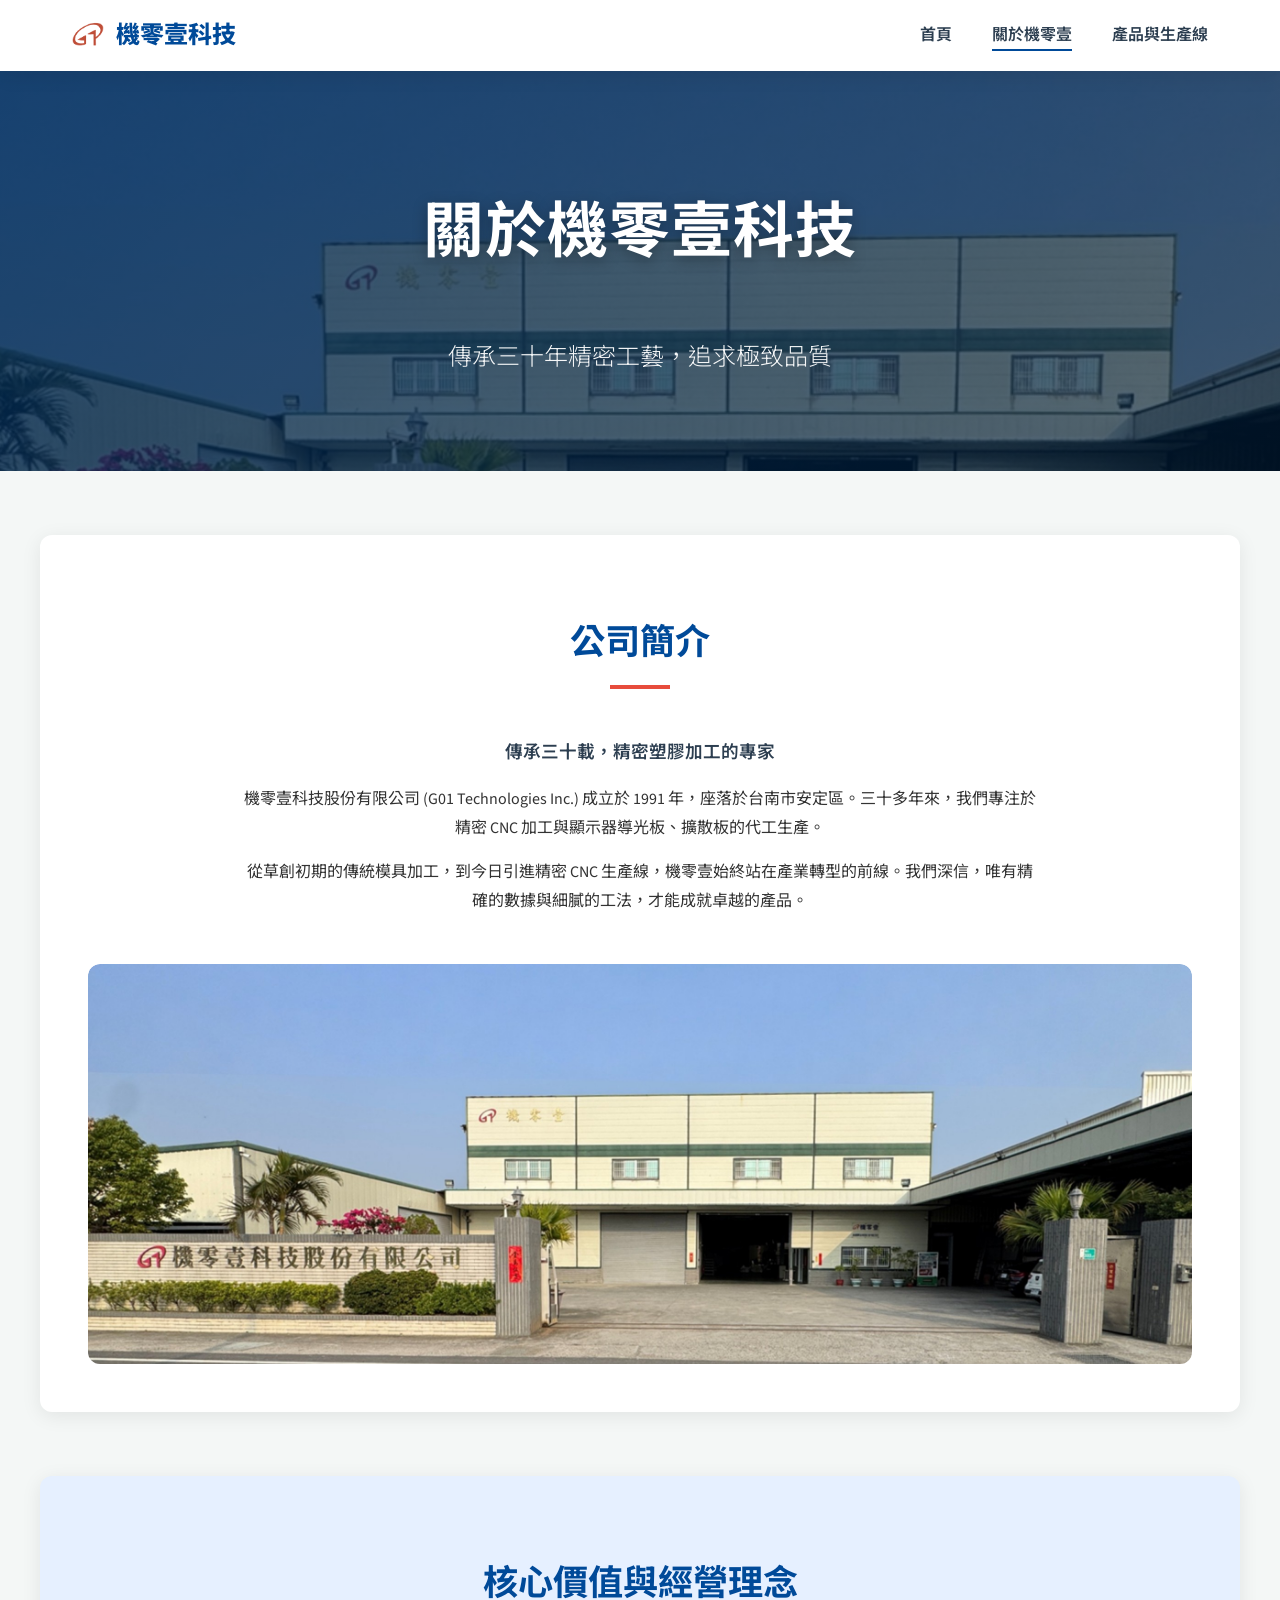
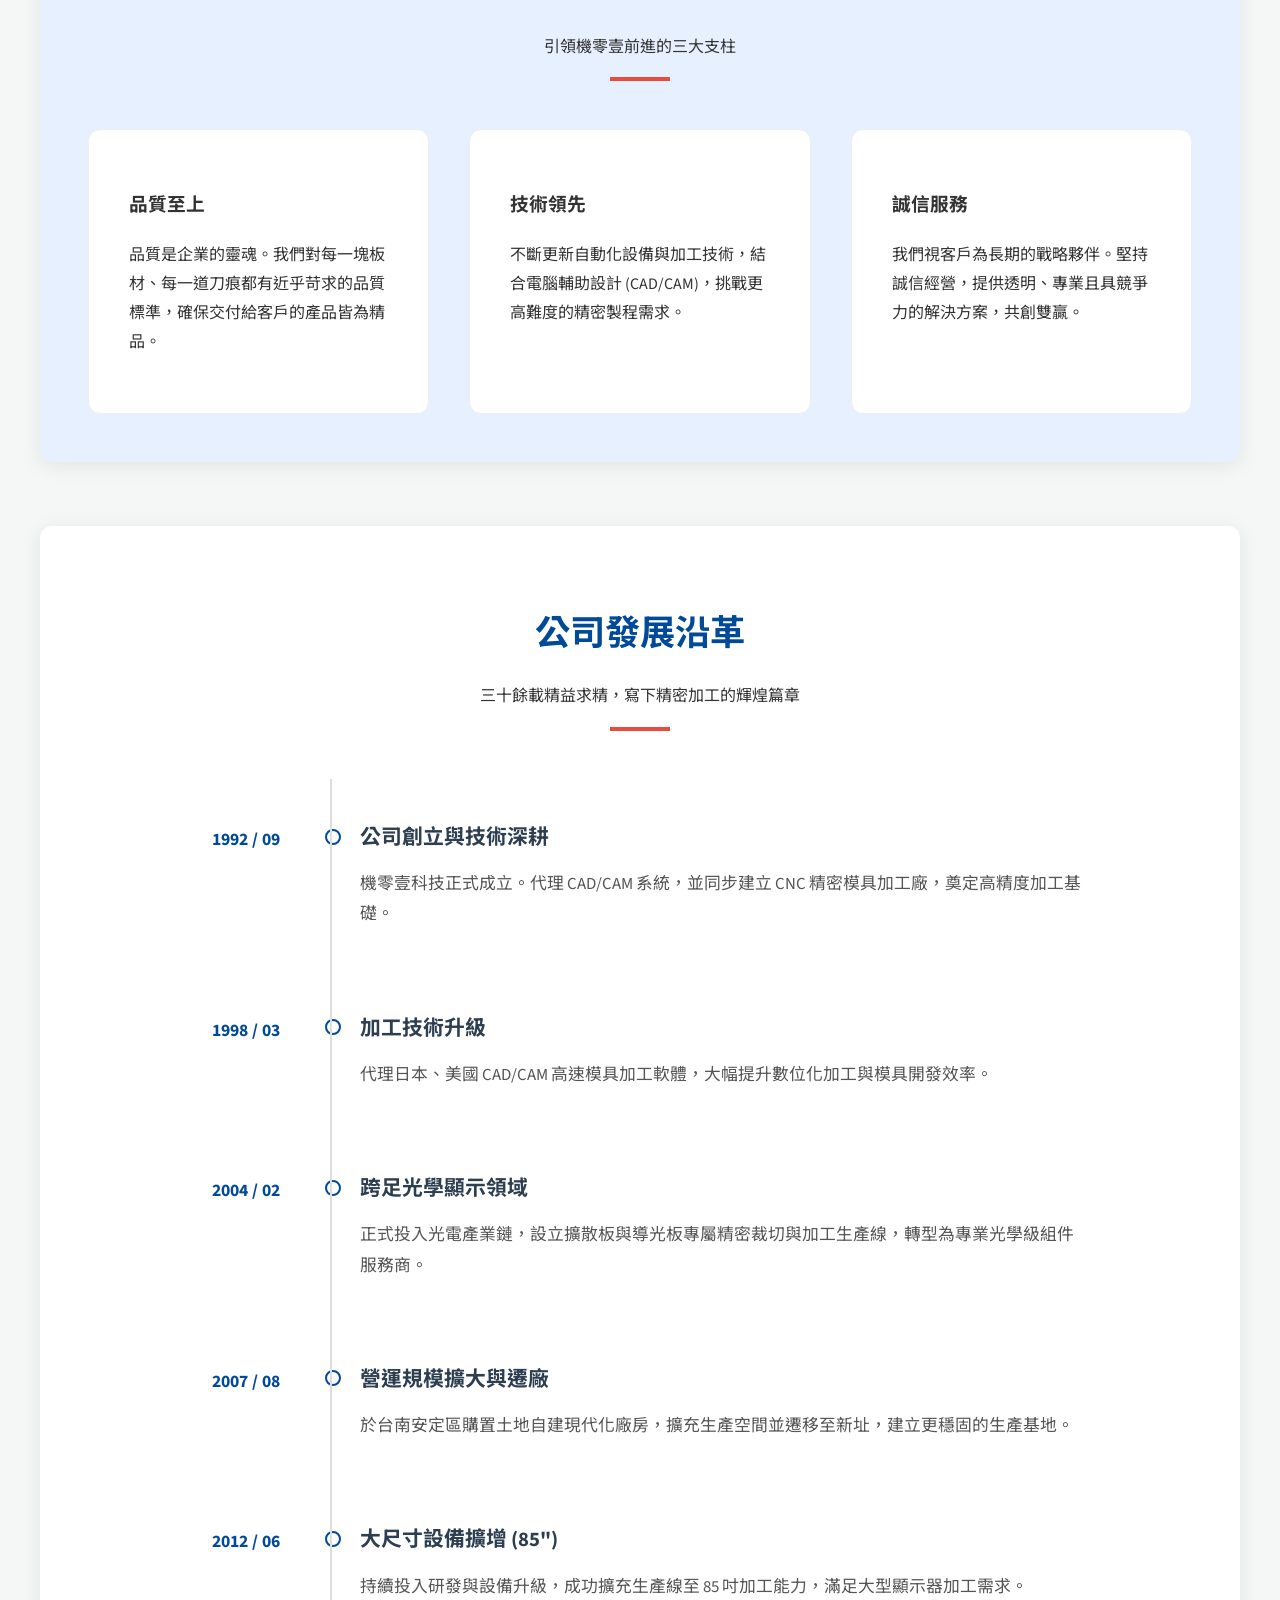
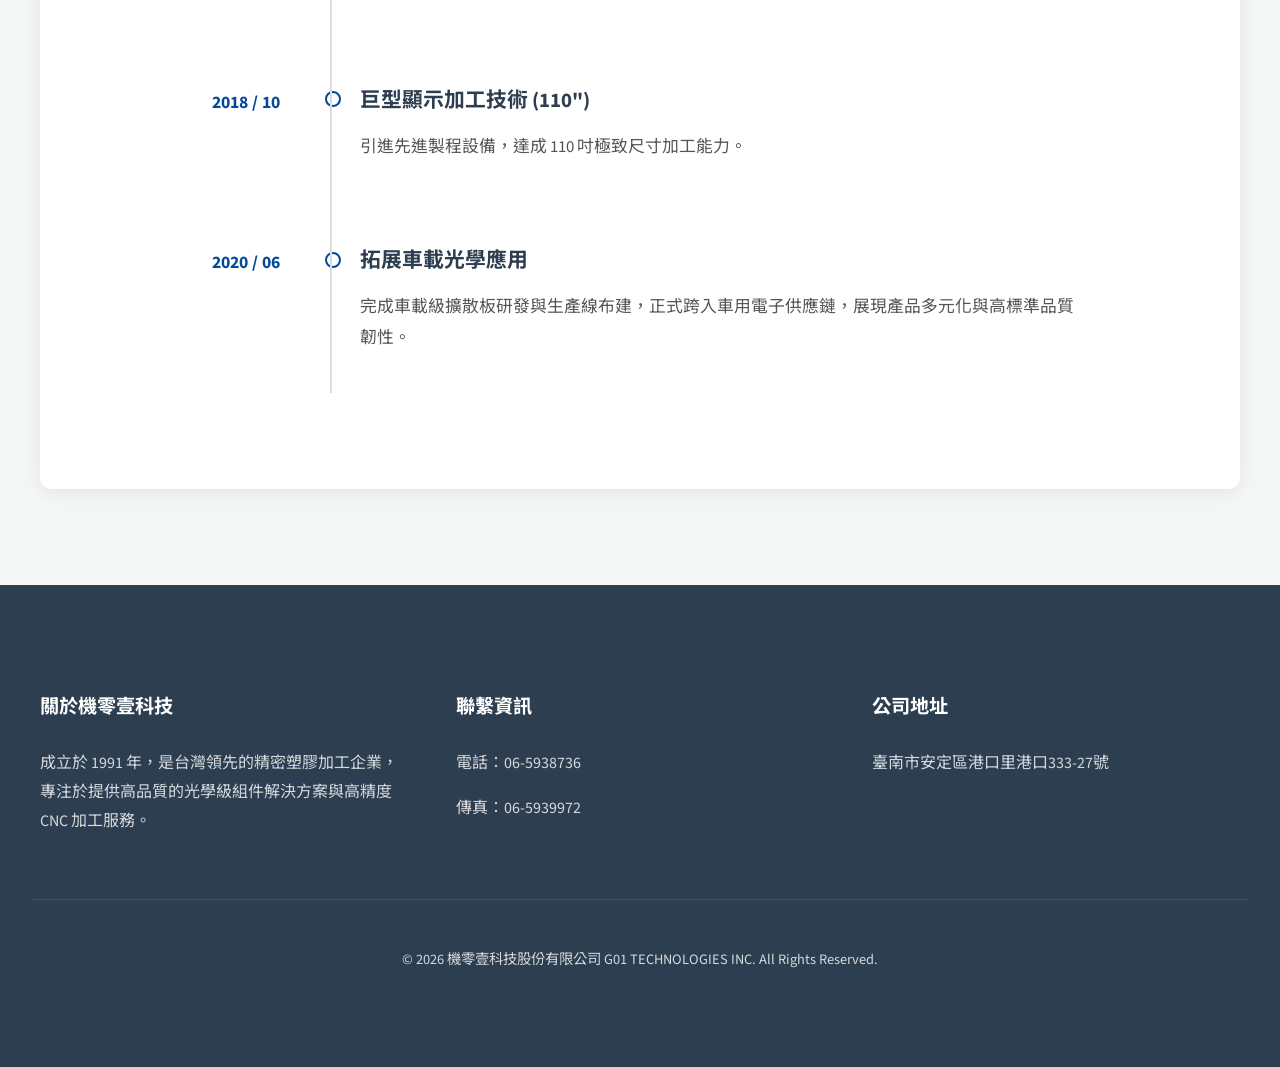
<file: about.html>
<!DOCTYPE html>
<html lang="zh-TW">
<head>
    <meta charset="UTF-8">
    <meta name="viewport" content="width=device-width, initial-scale=1.0">
    <title>關於機零壹 - 機零壹科技股份有限公司</title>
    <link rel="icon" href="assets/images/g01-logo-square.jpg" type="image/jpeg">
    <link rel="stylesheet" href="assets/style.css">
</head>
<body>
    <header>
        <nav>
            <a href="index.html" class="logo">
                <img src="assets/images/53ba9e29c291a5ccbac14b55e2edae43.jpg" alt="G01 Logo">
                <span>機零壹科技</span>
            </a>
            <ul class="nav-links">
                <li><a href="index.html">首頁</a></li>
                <li><a href="about.html" class="active">關於機零壹</a></li>
                <li><a href="products.html">產品與生產線</a></li>
            </ul>
        </nav>
    </header>

    <main>
        <div class="hero hero-about">
            <h1>關於機零壹科技</h1>
            <p>傳承三十年精密工藝，追求極致品質</p>
        </div>

        <section id="company-profile" class="reveal" style="text-align: center;">
            <div class="section-title">
                <h2>公司簡介</h2>
            </div>
            <div style="max-width: 800px; margin: 0 auto 3rem auto;">
                <p style="font-size: 1.1rem; color: var(--secondary-color); font-weight: 600; margin-bottom: 1rem;">傳承三十載，精密塑膠加工的專家</p>
                <p>機零壹科技股份有限公司 (G01 Technologies Inc.) 成立於 1991 年，座落於台南市安定區。三十多年來，我們專注於精密 CNC 加工與顯示器導光板、擴散板的代工生產。</p>
                <p>從草創初期的傳統模具加工，到今日引進精密 CNC 生產線，機零壹始終站在產業轉型的前線。我們深信，唯有精確的數據與細膩的工法，才能成就卓越的產品。</p>
            </div>
            <div class="block-image" style="width: 100%; max-height: 400px; overflow: hidden; border-radius: 12px;">
                <img src="assets/images/factory-gate.jpg" alt="公司大門" style="width: 100%; height: 100%; object-fit: cover;">
            </div>
        </section>

        <section id="philosophy" class="reveal" style="background-color: var(--primary-light); border: none;">
            <div class="section-title">
                <h2>核心價值與經營理念</h2>
                <p>引領機零壹前進的三大支柱</p>
            </div>
            <div class="grid">
                <div class="card">
                    <h3>品質至上</h3>
                    <p>品質是企業的靈魂。我們對每一塊板材、每一道刀痕都有近乎苛求的品質標準，確保交付給客戶的產品皆為精品。</p>
                </div>
                <div class="card">
                    <h3>技術領先</h3>
                    <p>不斷更新自動化設備與加工技術，結合電腦輔助設計 (CAD/CAM)，挑戰更高難度的精密製程需求。</p>
                </div>
                <div class="card">
                    <h3>誠信服務</h3>
                    <p>我們視客戶為長期的戰略夥伴。堅持誠信經營，提供透明、專業且具競爭力的解決方案，共創雙贏。</p>
                </div>
            </div>
        </section>

        <section id="history">
            <div class="section-title reveal">
                <h2>公司發展沿革</h2>
                <p>三十餘載精益求精，寫下精密加工的輝煌篇章</p>
            </div>
            
            <div class="timeline">
                <div class="timeline-item">
                    <div class="timeline-date">1992 / 09</div>
                    <div class="timeline-content">
                        <h4>公司創立與技術深耕</h4>
                        <p>機零壹科技正式成立。代理 CAD/CAM 系統，並同步建立 CNC 精密模具加工廠，奠定高精度加工基礎。</p>
                    </div>
                </div>

                <div class="timeline-item">
                    <div class="timeline-date">1998 / 03</div>
                    <div class="timeline-content">
                        <h4>加工技術升級</h4>
                        <p>代理日本、美國 CAD/CAM 高速模具加工軟體，大幅提升數位化加工與模具開發效率。</p>
                    </div>
                </div>

                <div class="timeline-item">
                    <div class="timeline-date">2004 / 02</div>
                    <div class="timeline-content">
                        <h4>跨足光學顯示領域</h4>
                        <p>正式投入光電產業鏈，設立擴散板與導光板專屬精密裁切與加工生產線，轉型為專業光學級組件服務商。</p>
                    </div>
                </div>

                <div class="timeline-item">
                    <div class="timeline-date">2007 / 08</div>
                    <div class="timeline-content">
                        <h4>營運規模擴大與遷廠</h4>
                        <p>於台南安定區購置土地自建現代化廠房，擴充生產空間並遷移至新址，建立更穩固的生產基地。</p>
                    </div>
                </div>

                <div class="timeline-item">
                    <div class="timeline-date">2012 / 06</div>
                    <div class="timeline-content">
                        <h4>大尺寸設備擴增 (85")</h4>
                        <p>持續投入研發與設備升級，成功擴充生產線至 85 吋加工能力，滿足大型顯示器加工需求。</p>
                    </div>
                </div>

                <div class="timeline-item">
                    <div class="timeline-date">2018 / 10</div>
                    <div class="timeline-content">
                        <h4>巨型顯示加工技術 (110")</h4>
                        <p>引進先進製程設備，達成 110 吋極致尺寸加工能力。</p>
                    </div>
                </div>

                <div class="timeline-item">
                    <div class="timeline-date">2020 / 06</div>
                    <div class="timeline-content">
                        <h4>拓展車載光學應用</h4>
                        <p>完成車載級擴散板研發與生產線布建，正式跨入車用電子供應鏈，展現產品多元化與高標準品質韌性。</p>
                    </div>
                </div>
            </div>
        </section>
    </main>

    <footer>
        <div class="footer-content">
            <div class="footer-section">
                <h4>關於機零壹科技</h4>
                <p>成立於 1991 年，是台灣領先的精密塑膠加工企業，專注於提供高品質的光學級組件解決方案與高精度 CNC 加工服務。</p>
            </div>
            <div class="footer-section">
                <h4>聯繫資訊</h4>
                <p>電話：06-5938736</p>
                <p>傳真：06-5939972</p>
            </div>
            <div class="footer-section">
                <h4>公司地址</h4>
                <p>臺南市安定區港口里港口333-27號</p>
            </div>
        </div>
        <div class="footer-bottom">
            <p>&copy; 2026 機零壹科技股份有限公司 G01 TECHNOLOGIES INC. All Rights Reserved.</p>
        </div>
    </footer>

    <script>
        const observerOptions = {
            threshold: 0.01
        };

        const observer = new IntersectionObserver((entries) => {
            entries.forEach(entry => {
                if (entry.isIntersecting) {
                    entry.target.classList.add('active');
                }
            });
        }, observerOptions);

        document.querySelectorAll('.reveal, .timeline-item').forEach(el => {
            observer.observe(el);
        });
    </script>
</body>
</html>
</file>
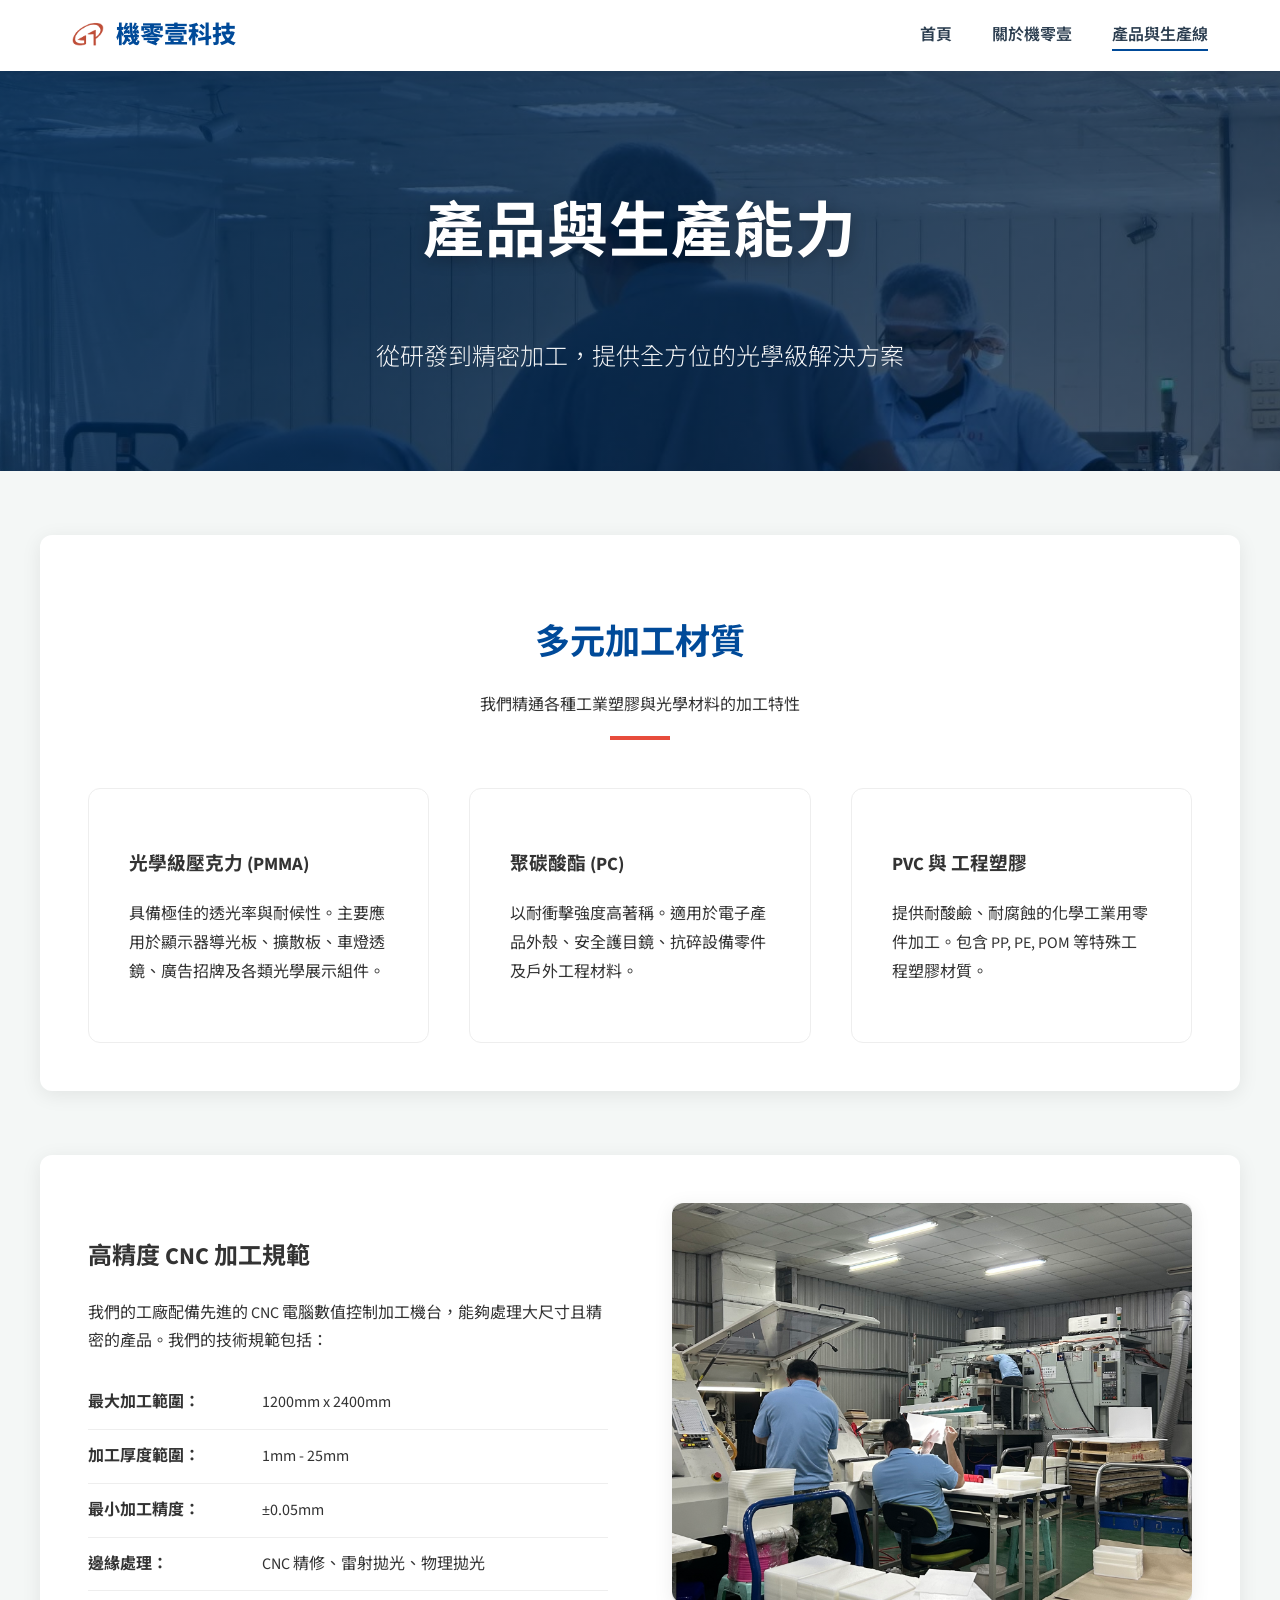
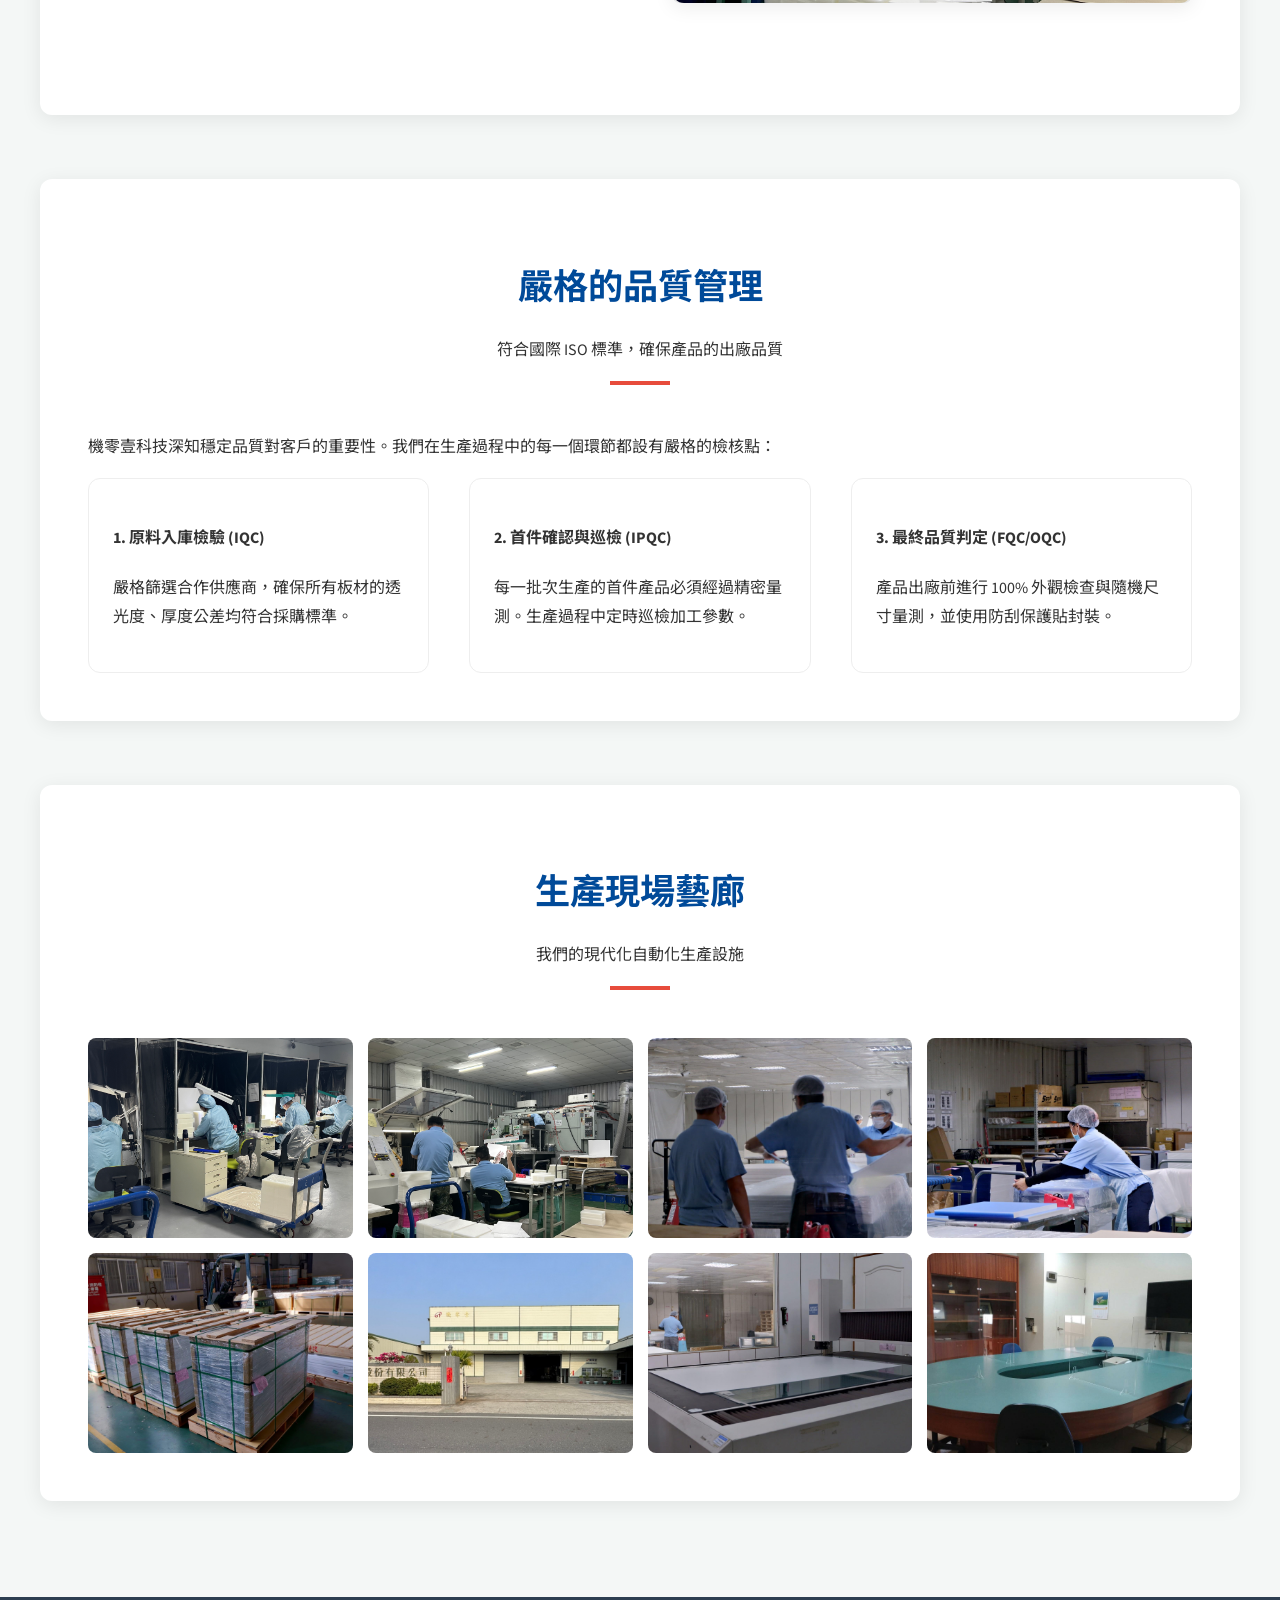
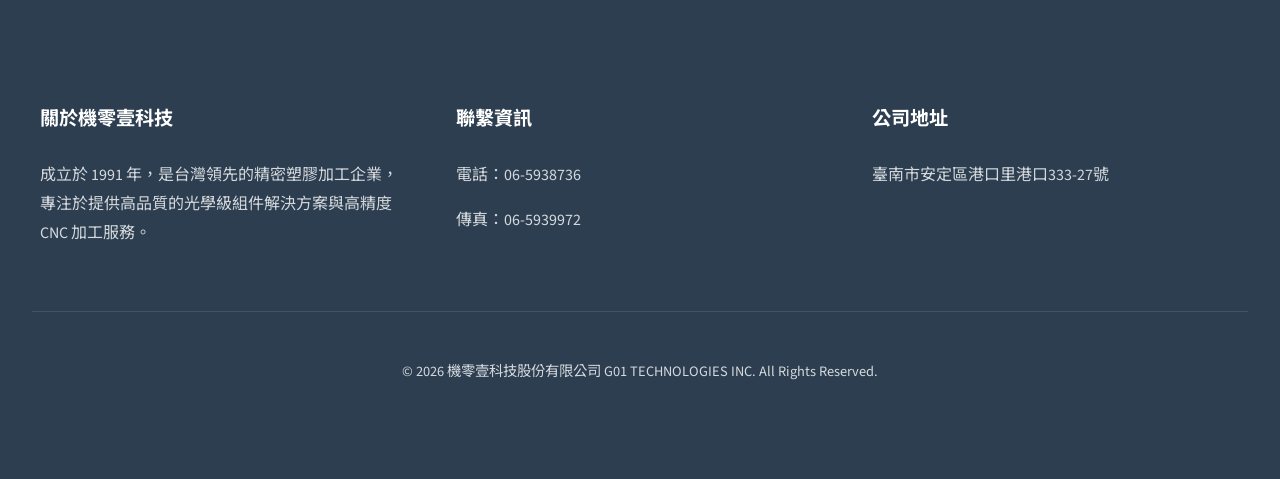
<file: products.html>
<!DOCTYPE html>
<html lang="zh-TW">
<head>
    <meta charset="UTF-8">
    <meta name="viewport" content="width=device-width, initial-scale=1.0">
    <title>產品與生產線 - 機零壹科技股份有限公司</title>
    <link rel="icon" href="assets/images/g01-logo-square.jpg" type="image/jpeg">
    <link rel="stylesheet" href="assets/style.css">
</head>
<body>
    <header>
        <nav>
            <a href="index.html" class="logo">
                <img src="assets/images/53ba9e29c291a5ccbac14b55e2edae43.jpg" alt="G01 Logo">
                <span>機零壹科技</span>
            </a>
            <ul class="nav-links">
                <li><a href="index.html">首頁</a></li>
                <li><a href="about.html">關於機零壹</a></li>
                <li><a href="products.html" class="active">產品與生產線</a></li>
            </ul>
        </nav>
    </header>

    <main>
        <div class="hero hero-products">
            <h1>產品與生產能力</h1>
            <p>從研發到精密加工，提供全方位的光學級解決方案</p>
        </div>

        <section id="materials" class="reveal">
            <div class="section-title">
                <h2>多元加工材質</h2>
                <p>我們精通各種工業塑膠與光學材料的加工特性</p>
            </div>
            <div class="grid">
                <div class="card">
                    <h3>光學級壓克力 (PMMA)</h3>
                    <p>具備極佳的透光率與耐候性。主要應用於顯示器導光板、擴散板、車燈透鏡、廣告招牌及各類光學展示組件。</p>
                </div>
                <div class="card">
                    <h3>聚碳酸酯 (PC)</h3>
                    <p>以耐衝擊強度高著稱。適用於電子產品外殼、安全護目鏡、抗碎設備零件及戶外工程材料。</p>
                </div>
                <div class="card">
                    <h3>PVC 與 工程塑膠</h3>
                    <p>提供耐酸鹼、耐腐蝕的化學工業用零件加工。包含 PP, PE, POM 等特殊工程塑膠材質。</p>
                </div>
            </div>
        </section>

        <section id="technical-specs" class="reveal">
            <div class="image-text-block">
                <div class="block-text">
                    <h2>高精度 CNC 加工規範</h2>
                    <p>我們的工廠配備先進的 CNC 電腦數值控制加工機台，能夠處理大尺寸且精密的產品。我們的技術規範包括：</p>
                    <table style="width: 100%; border-collapse: collapse; margin-top: 20px;">
                        <tr style="border-bottom: 1px solid #eee;">
                            <td style="padding: 12px 0;"><strong>最大加工範圍：</strong></td>
                            <td style="padding: 12px 0;">1200mm x 2400mm</td>
                        </tr>
                        <tr style="border-bottom: 1px solid #eee;">
                            <td style="padding: 12px 0;"><strong>加工厚度範圍：</strong></td>
                            <td style="padding: 12px 0;">1mm - 25mm</td>
                        </tr>
                        <tr style="border-bottom: 1px solid #eee;">
                            <td style="padding: 12px 0;"><strong>最小加工精度：</strong></td>
                            <td style="padding: 12px 0;">±0.05mm</td>
                        </tr>
                        <tr style="border-bottom: 1px solid #eee;">
                            <td style="padding: 12px 0;"><strong>邊緣處理：</strong></td>
                            <td style="padding: 12px 0;">CNC 精修、雷射拋光、物理拋光</td>
                        </tr>
                    </table>
                </div>
                <div class="block-image">
                    <div class="slideshow-container">
                        <img src="assets/images/b3949cf1eb336742c8c73ae9f6f298a1.jpg" class="slide active" alt="CNC 加工設備1">
                        <img src="assets/images/cnc-cutter.jpg" class="slide" alt="CNC 切割機展示">
                    </div>
                </div>
            </div>
        </section>

        <section id="quality-management" class="reveal">
            <div class="section-title">
                <h2>嚴格的品質管理</h2>
                <p>符合國際 ISO 標準，確保產品的出廠品質</p>
            </div>
            <p>機零壹科技深知穩定品質對客戶的重要性。我們在生產過程中的每一個環節都設有嚴格的檢核點：</p>
            <div class="grid">
                <div class="card" style="padding: 1.5rem;">
                    <h4>1. 原料入庫檢驗 (IQC)</h4>
                    <p>嚴格篩選合作供應商，確保所有板材的透光度、厚度公差均符合採購標準。</p>
                </div>
                <div class="card" style="padding: 1.5rem;">
                    <h4>2. 首件確認與巡檢 (IPQC)</h4>
                    <p>每一批次生產的首件產品必須經過精密量測。生產過程中定時巡檢加工參數。</p>
                </div>
                <div class="card" style="padding: 1.5rem;">
                    <h4>3. 最終品質判定 (FQC/OQC)</h4>
                    <p>產品出廠前進行 100% 外觀檢查與隨機尺寸量測，並使用防刮保護貼封裝。</p>
                </div>
            </div>
        </section>

        <section class="reveal">
            <div class="section-title">
                <h2>生產現場藝廊</h2>
                <p>我們的現代化自動化生產設施</p>
            </div>
            <div class="gallery">
                <div class="gallery-item"><img src="assets/images/clean-room-1.jpg" alt="無塵室生產環境"></div>
                <div class="gallery-item"><img src="assets/images/cnc-cutter.jpg" alt="CNC 切割設備"></div>
                <div class="gallery-item"><img src="assets/images/28ef62f4e1bec2d42b6d9884c8ba8c20.jpg" alt="生產設備"></div>
                <div class="gallery-item"><img src="assets/images/f812f1b211350a808bf0018898dbd80d.jpg" alt="加工細節"></div>
                <div class="gallery-item"><img src="assets/images/f80af8a71a94db95ce86bebf6332c2ad.jpg" alt="自動化產線"></div>
                <div class="gallery-item"><img src="assets/images/factory-gate.jpg" alt="公司廠房大門"></div>
                <div class="gallery-item"><img src="assets/images/5c81404b02c26374f13677f3897ab55c.jpg" alt="精密零件"></div>
                <div class="gallery-item"><img src="assets/images/39bb7edeafdd799ee5ab6d67d5e987b4.jpg" alt="廠房環境"></div>
            </div>
        </section>
    </main>

    <footer>
        <div class="footer-content">
            <div class="footer-section">
                <h4>關於機零壹科技</h4>
                <p>成立於 1991 年，是台灣領先的精密塑膠加工企業，專注於提供高品質的光學級組件解決方案與高精度 CNC 加工服務。</p>
            </div>
            <div class="footer-section">
                <h4>聯繫資訊</h4>
                <p>電話：06-5938736</p>
                <p>傳真：06-5939972</p>
            </div>
            <div class="footer-section">
                <h4>公司地址</h4>
                <p>臺南市安定區港口里港口333-27號</p>
            </div>
        </div>
        <div class="footer-bottom">
            <p>&copy; 2026 機零壹科技股份有限公司 G01 TECHNOLOGIES INC. All Rights Reserved.</p>
        </div>
    </footer>

    <script>
        const observerOptions = {
            threshold: 0.01
        };

        const observer = new IntersectionObserver((entries) => {
            entries.forEach(entry => {
                if (entry.isIntersecting) {
                    entry.target.classList.add('active');
                }
            });
        }, observerOptions);

        document.querySelectorAll('.reveal').forEach(el => {
            observer.observe(el);
        });

        // Slideshow Logic
        function initSlideshows() {
            const containers = document.querySelectorAll('.slideshow-container');
            
            containers.forEach(container => {
                const slides = container.querySelectorAll('.slide');
                if (slides.length <= 1) return;

                let currentSlide = 0;
                setInterval(() => {
                    slides[currentSlide].classList.remove('active');
                    currentSlide = (currentSlide + 1) % slides.length;
                    slides[currentSlide].classList.add('active');
                }, 4000);
            });
        }

        window.addEventListener('DOMContentLoaded', initSlideshows);
    </script>
</body>
</html>
</file>
<file: assets/style.css>
@import url('https://fonts.googleapis.com/css2?family=Source+Sans+3:wght@400;500;600;700&family=Noto+Sans+TC:wght@300;400;500;700&display=swap');

/* G01 Technology - Original Professional Style */
:root {
    --primary-color: #004a99;
    --primary-light: #e6f0ff;
    --secondary-color: #2c3e50;
    --accent-color: #e74c3c;
    --bg-color: #f4f7f6;
    --text-color: #333;
    --white: #ffffff;
    --shadow: 0 4px 20px rgba(0,0,0,0.08);
}

* {
    box-sizing: border-box;
    transition: all 0.3s ease;
}

body {
    font-family: 'Source Sans 3', 'Noto Sans TC', "Microsoft JhengHei", sans-serif;
    line-height: 1.8;
    color: var(--text-color);
    background-color: var(--bg-color);
    background-image: radial-gradient(#d1d5db 0.6px, transparent 0.6px);
    background-size: 24px 24px;
    margin: 0;
}

header {
    background-color: rgba(255,255,255,0.95);
    backdrop-filter: blur(10px);
    box-shadow: var(--shadow);
    position: sticky;
    top: 0;
    z-index: 1000;
}

nav {
    display: flex;
    justify-content: space-between;
    align-items: center;
    max-width: 1200px;
    margin: 0 auto;
    padding: 0.8rem 2rem;
}

.logo {
    display: flex;
    align-items: center;
    text-decoration: none;
    font-weight: 800;
    font-size: 1.5rem;
    color: var(--primary-color);
}

.logo img {
    height: 45px;
    width: auto;
    object-fit: contain;
    margin-right: 12px;
}

.nav-links {
    list-style: none;
    display: flex;
    gap: 2.5rem;
    margin: 0;
}

.nav-links a {
    text-decoration: none;
    color: var(--secondary-color);
    font-weight: 600;
    position: relative;
}

.nav-links a:after {
    content: '';
    position: absolute;
    width: 0;
    height: 2px;
    bottom: -5px;
    left: 0;
    background-color: var(--primary-color);
    transition: width 0.3s;
}

.nav-links a:hover:after, .nav-links a.active:after {
    width: 100%;
}

.hero {
    position: relative;
    height: 550px;
    display: flex;
    flex-direction: column;
    justify-content: center;
    align-items: center;
    color: var(--white);
    text-align: center;
    background-size: cover;
    background-position: center;
    background-attachment: fixed;
    overflow: hidden;
}

.hero-index {
    background-image: linear-gradient(135deg, rgba(0, 45, 91, 0.9) 0%, rgba(0, 20, 40, 0.5) 100%), url('images/2db361edc32a4b70044582b040d5e3ff.jpg');
}

.hero-about {
    height: 400px;
    background-image: linear-gradient(135deg, rgba(0, 45, 91, 0.85) 0%, rgba(0, 20, 40, 0.6) 100%), url('images/factory-gate.jpg');
}

.hero-products {
    height: 400px;
    background-image: linear-gradient(135deg, rgba(0, 45, 91, 0.85) 0%, rgba(0, 20, 40, 0.6) 100%), url('images/45084ccc015bf42b84051dc34b6914c1.jpg');
}

.hero h1 {
    font-weight: 700;
    font-size: 3.8rem;
    margin-bottom: 1.5rem;
    letter-spacing: 1px;
    text-shadow: 0 4px 15px rgba(0,0,0,0.3);
    animation: heroTextUp 1.2s ease-out;
}

.hero p {
    font-size: 1.5rem;
    max-width: 800px;
    opacity: 0.95;
    font-weight: 300;
    animation: heroTextUp 1.2s ease-out 0.2s backwards;
}

@keyframes heroTextUp {
    from { opacity: 0; transform: translateY(40px); }
    to { opacity: 1; transform: translateY(0); }
}

section {
    max-width: 1200px;
    margin: 4rem auto;
    padding: 3rem;
    background-color: var(--white);
    border-radius: 12px;
    box-shadow: var(--shadow);
}

.section-title {
    text-align: center;
    margin-bottom: 3rem;
}

.section-title h2 {
    font-size: 2.2rem;
    color: var(--primary-color);
    margin-bottom: 0.5rem;
}

.section-title::after {
    content: '';
    display: block;
    width: 60px;
    height: 4px;
    background-color: var(--accent-color);
    margin: 10px auto;
}

.grid {
    display: grid;
    grid-template-columns: repeat(auto-fit, minmax(320px, 1fr));
    gap: 2.5rem;
}

.card {
    padding: 2.5rem;
    background: var(--white);
    border-radius: 12px;
    border: 1px solid #eee;
    text-align: left;
    height: 100%;
}

.card:hover {
    transform: translateY(-10px);
    box-shadow: 0 15px 35px rgba(0,0,0,0.1);
}

.image-text-block {
    display: flex;
    align-items: center;
    gap: 4rem;
    margin-bottom: 4rem;
}

.image-text-block:nth-child(even) {
    flex-direction: row-reverse;
}

.block-image {
    flex: 1;
}

.slideshow-container {
    position: relative;
    width: 100%;
    height: 400px;
    overflow: hidden;
    border-radius: 8px;
    box-shadow: var(--shadow);
    background-color: #eee;
}

.slide {
    position: absolute;
    top: 0;
    left: 0;
    width: 100%;
    height: 100%;
    object-fit: cover;
    opacity: 0;
    z-index: 1;
    transition: opacity 1.5s ease-in-out;
}

.slide.active {
    opacity: 1;
    z-index: 2;
}

.block-image img {
    width: 100%;
    border-radius: 12px;
    box-shadow: var(--shadow);
}

.block-text {
    flex: 1;
}

.stats-container {
    background-color: var(--primary-color);
    color: var(--white);
    display: flex;
    justify-content: space-around;
    padding: 4rem 2rem;
    text-align: center;
    border-radius: 12px;
    margin-top: 4rem;
}

.stat-item h3 {
    font-size: 2.5rem;
    margin-bottom: 0;
}

footer {
    background-color: var(--secondary-color);
    color: rgba(255,255,255,0.8);
    padding: 5rem 2rem;
    margin-top: 6rem;
}

.footer-content {
    max-width: 1200px;
    margin: 0 auto;
    display: grid;
    grid-template-columns: repeat(auto-fit, minmax(250px, 1fr));
    gap: 3rem;
    text-align: left;
}

.footer-section h4 {
    color: var(--white);
    margin-bottom: 1.5rem;
    font-size: 1.2rem;
}

.footer-bottom {
    border-top: 1px solid rgba(255,255,255,0.1);
    margin-top: 3rem;
    padding-top: 2rem;
    text-align: center;
    font-size: 0.9rem;
}

/* Photo Gallery */
.gallery {
    display: grid;
    grid-template-columns: repeat(auto-fill, minmax(250px, 1fr));
    gap: 15px;
}

.gallery-item {
    overflow: hidden;
    border-radius: 8px;
    height: 200px;
}

.gallery-item img {
    width: 100%;
    height: 100%;
    object-fit: cover;
    transition: transform 0.5s;
}

.gallery-item:hover img {
    transform: scale(1.1);
}

/* Timeline Design */
.timeline {
    position: relative;
    max-width: 900px;
    margin: 3rem auto;
    padding: 0;
}

.timeline::after {
    content: '';
    position: absolute;
    width: 2px;
    background-color: #ddd;
    top: 0;
    bottom: 0;
    left: 140px;
}

.timeline-item {
    padding: 2.5rem 0;
    position: relative;
    display: flex;
    align-items: flex-start;
    opacity: 0;
    transform: translateX(-20px);
    transition: all 0.6s ease-out;
}

.timeline-item.active {
    opacity: 1;
    transform: translateX(0);
}

.timeline-date {
    width: 120px;
    padding-right: 30px;
    text-align: right;
    font-weight: 700;
    color: var(--primary-color);
    font-size: 1.1rem;
    flex-shrink: 0;
    margin-top: 5px;
}

.timeline-item::after {
    content: '';
    position: absolute;
    width: 12px;
    height: 12px;
    left: 135px;
    background-color: var(--white);
    border: 2px solid var(--primary-color);
    top: 3.1rem;
    border-radius: 50%;
    z-index: 1;
}

.timeline-content {
    padding-left: 50px;
    flex-grow: 1;
}

.timeline-content h4 {
    margin: 0 0 0.8rem 0;
    color: var(--secondary-color);
    font-size: 1.3rem;
    font-weight: 700;
}

.timeline-content p {
    margin: 0;
    color: #555;
    line-height: 1.8;
    font-size: 1.05rem;
}

/* Animations */
.reveal {
    opacity: 0;
    transform: translateY(30px);
    transition: all 0.8s ease-out;
}

.reveal.active {
    opacity: 1;
    transform: translateY(0);
}

@media (max-width: 768px) {
    /* 修復導航欄：強制不換行 */
    nav {
        padding: 0.6rem 1rem;
        flex-direction: row;
        justify-content: space-between;
        gap: 0.5rem;
    }

    .logo {
        font-size: 1.05rem; /* 稍微再縮小一點點確保空間 */
        white-space: nowrap;
        flex-shrink: 0;
    }

    .logo img {
        height: 28px;
        margin-right: 5px;
    }

    .nav-links { 
        gap: 0.5rem; 
        flex-shrink: 1;
    }

    .nav-links a { 
        font-size: 0.8rem; 
        white-space: nowrap; 
    }

    /* 修復大標背景 */
    .hero { 
        height: 350px !important;
        background-attachment: scroll !important;
        background-position: center center !important;
    }

    .hero-about, .hero-products { height: 280px !important; }
    .hero h1 { font-size: 1.8rem; padding: 0 1rem; }
    .hero p { font-size: 0.95rem; padding: 0 1rem; }

    /* 修復區塊佈局與圖片顯示 */
    .image-text-block, .image-text-block:nth-child(even) {
        flex-direction: column;
        gap: 1.5rem;
    }

    .block-image, .block-text {
        width: 100% !important;
        flex: none;
    }

    .slideshow-container {
        height: 250px !important;
        width: 100% !important;
        display: block !important;
        margin-bottom: 1rem;
    }

    .timeline::after { left: 15px; }
    .timeline-item { flex-direction: column; padding: 1.5rem 0 1.5rem 40px; }
    .timeline-date { text-align: left; width: auto; padding-bottom: 8px; margin-top: 0; }
    .timeline-item::after { left: 10px; top: 1.9rem; }
    .timeline-content { padding-left: 0; }
}
</file>
